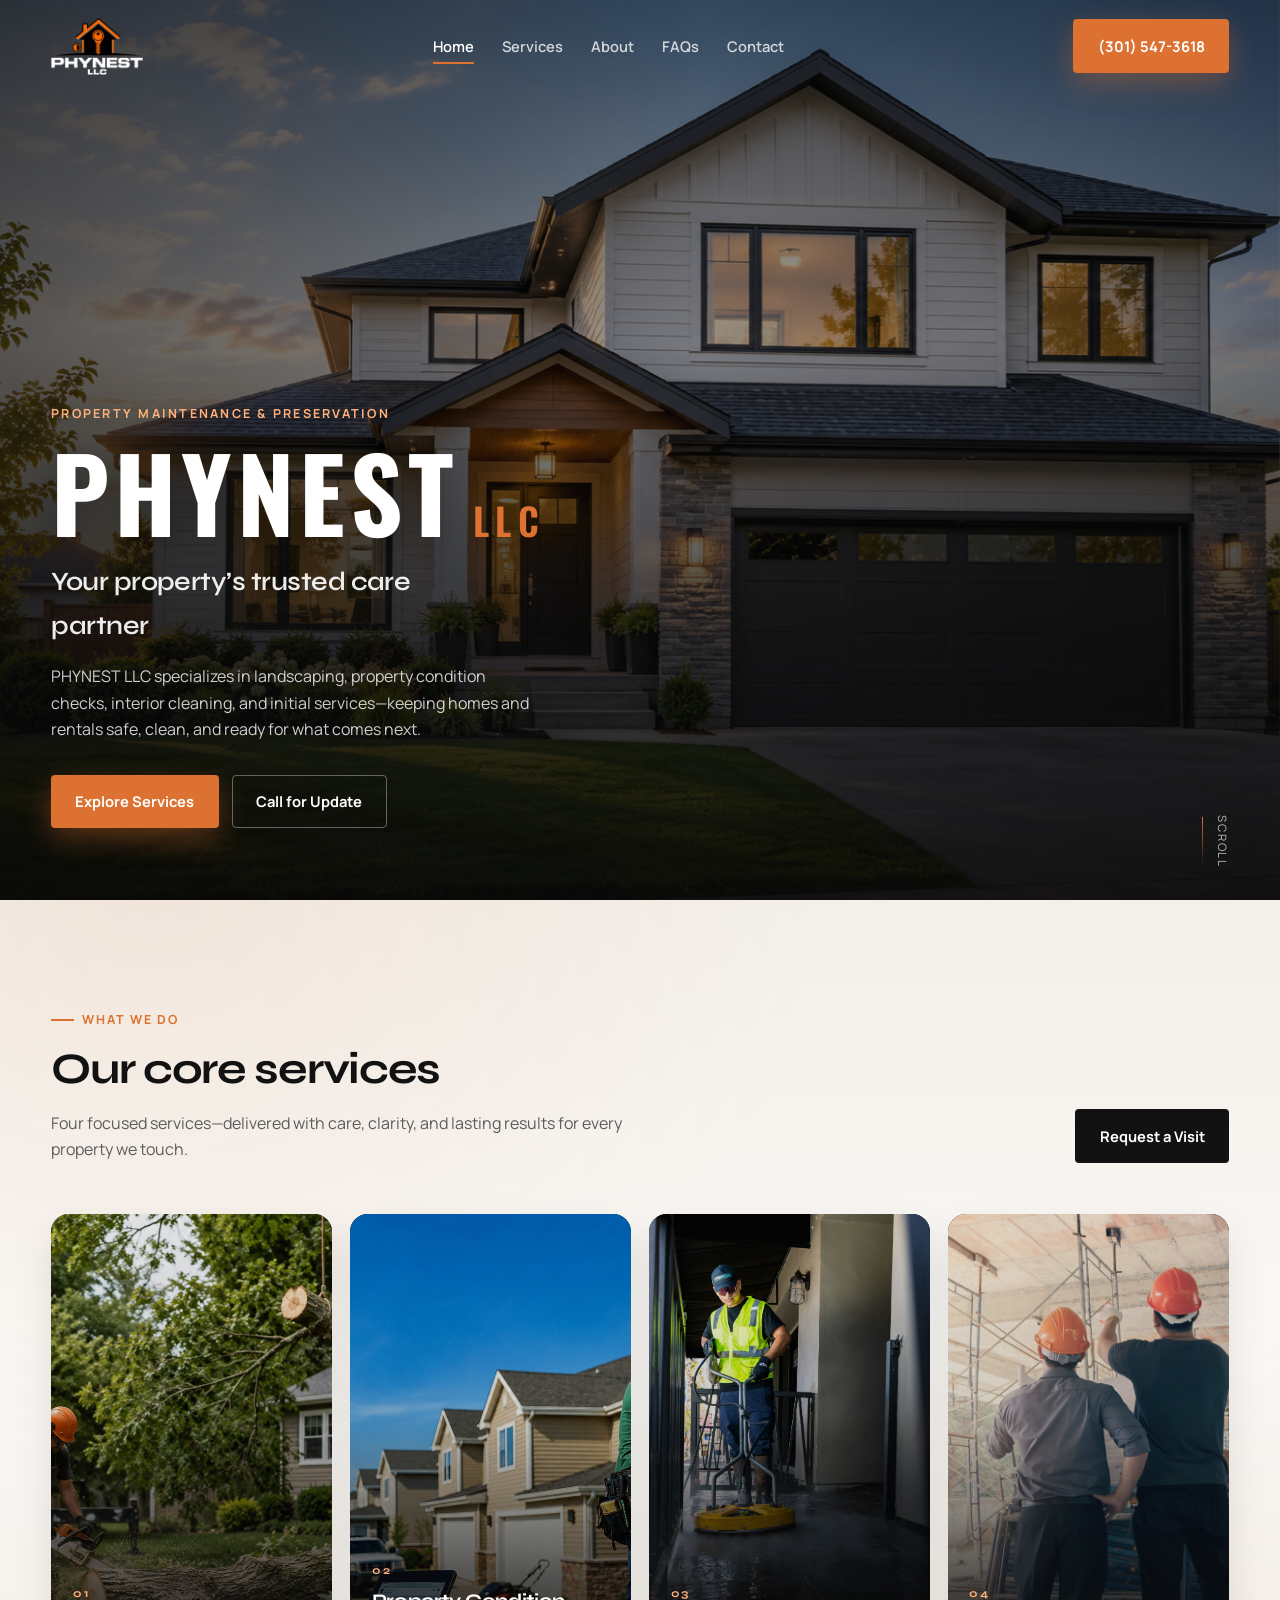
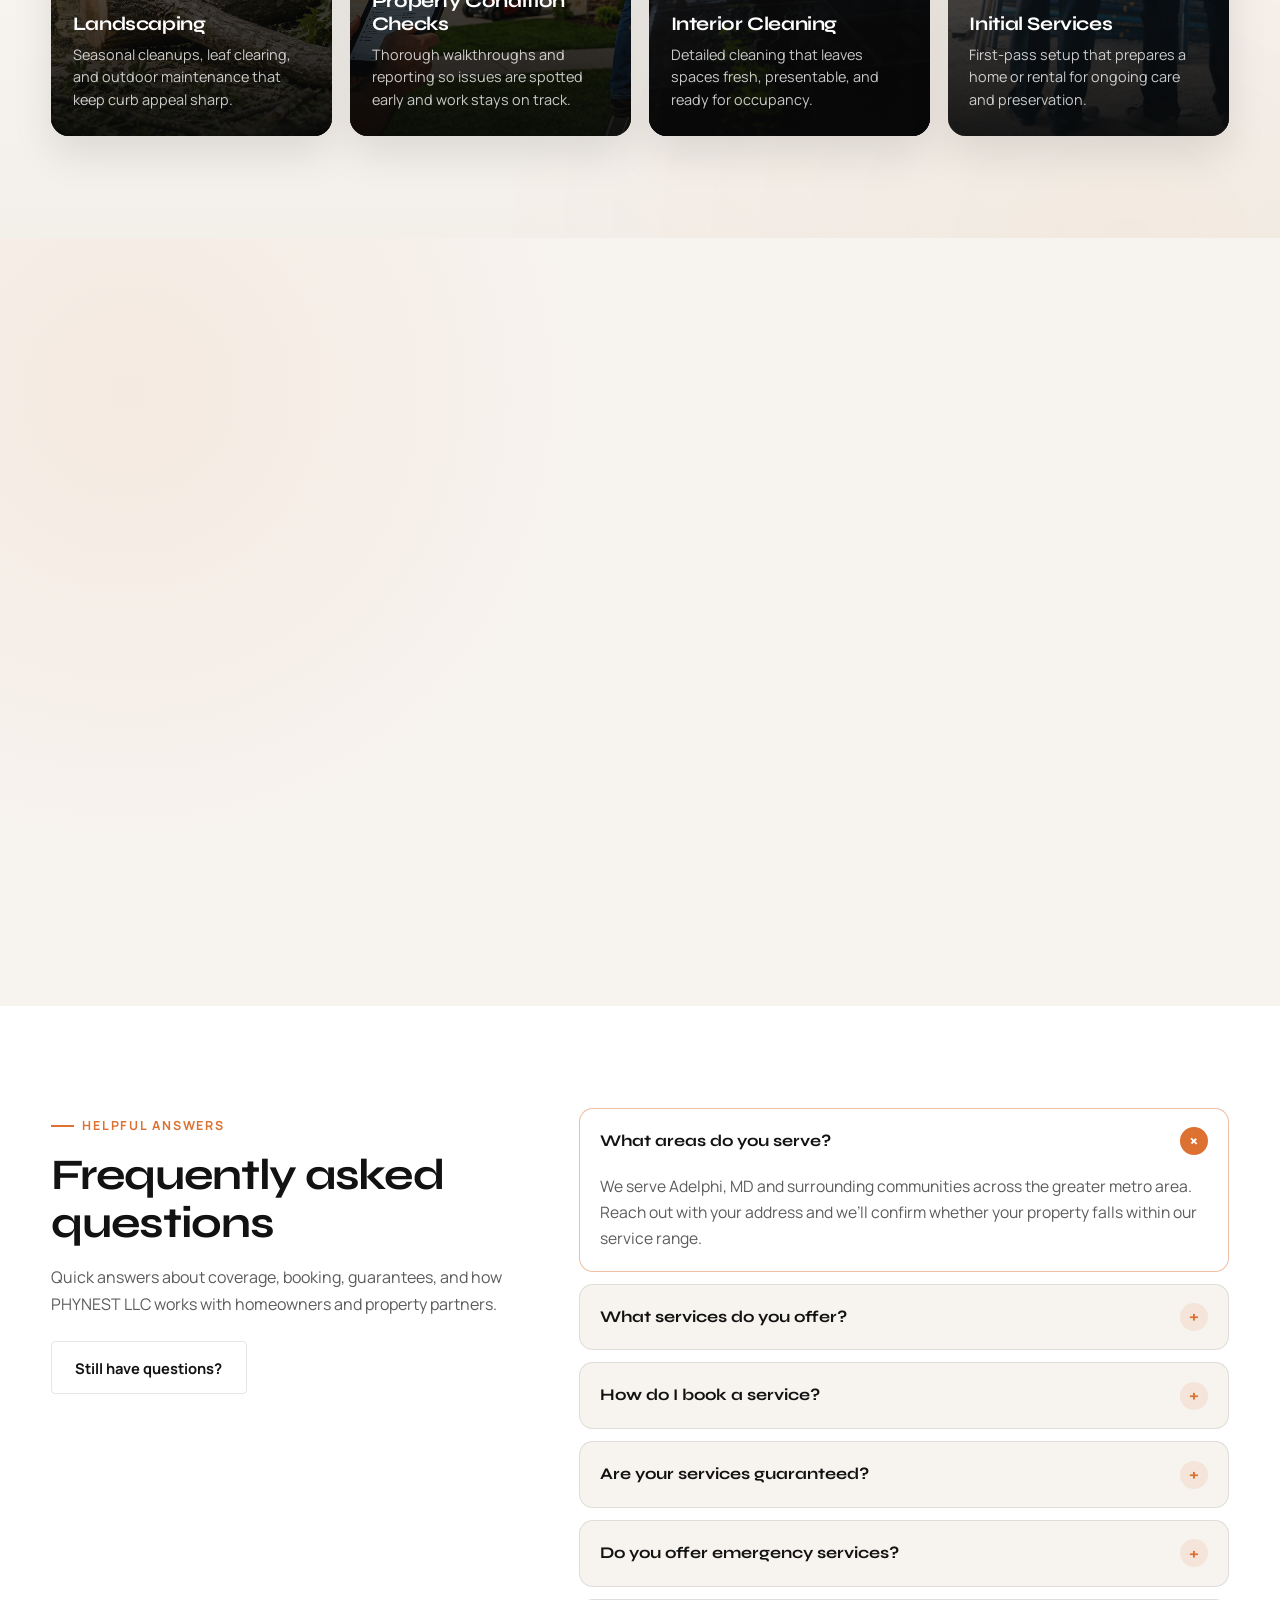
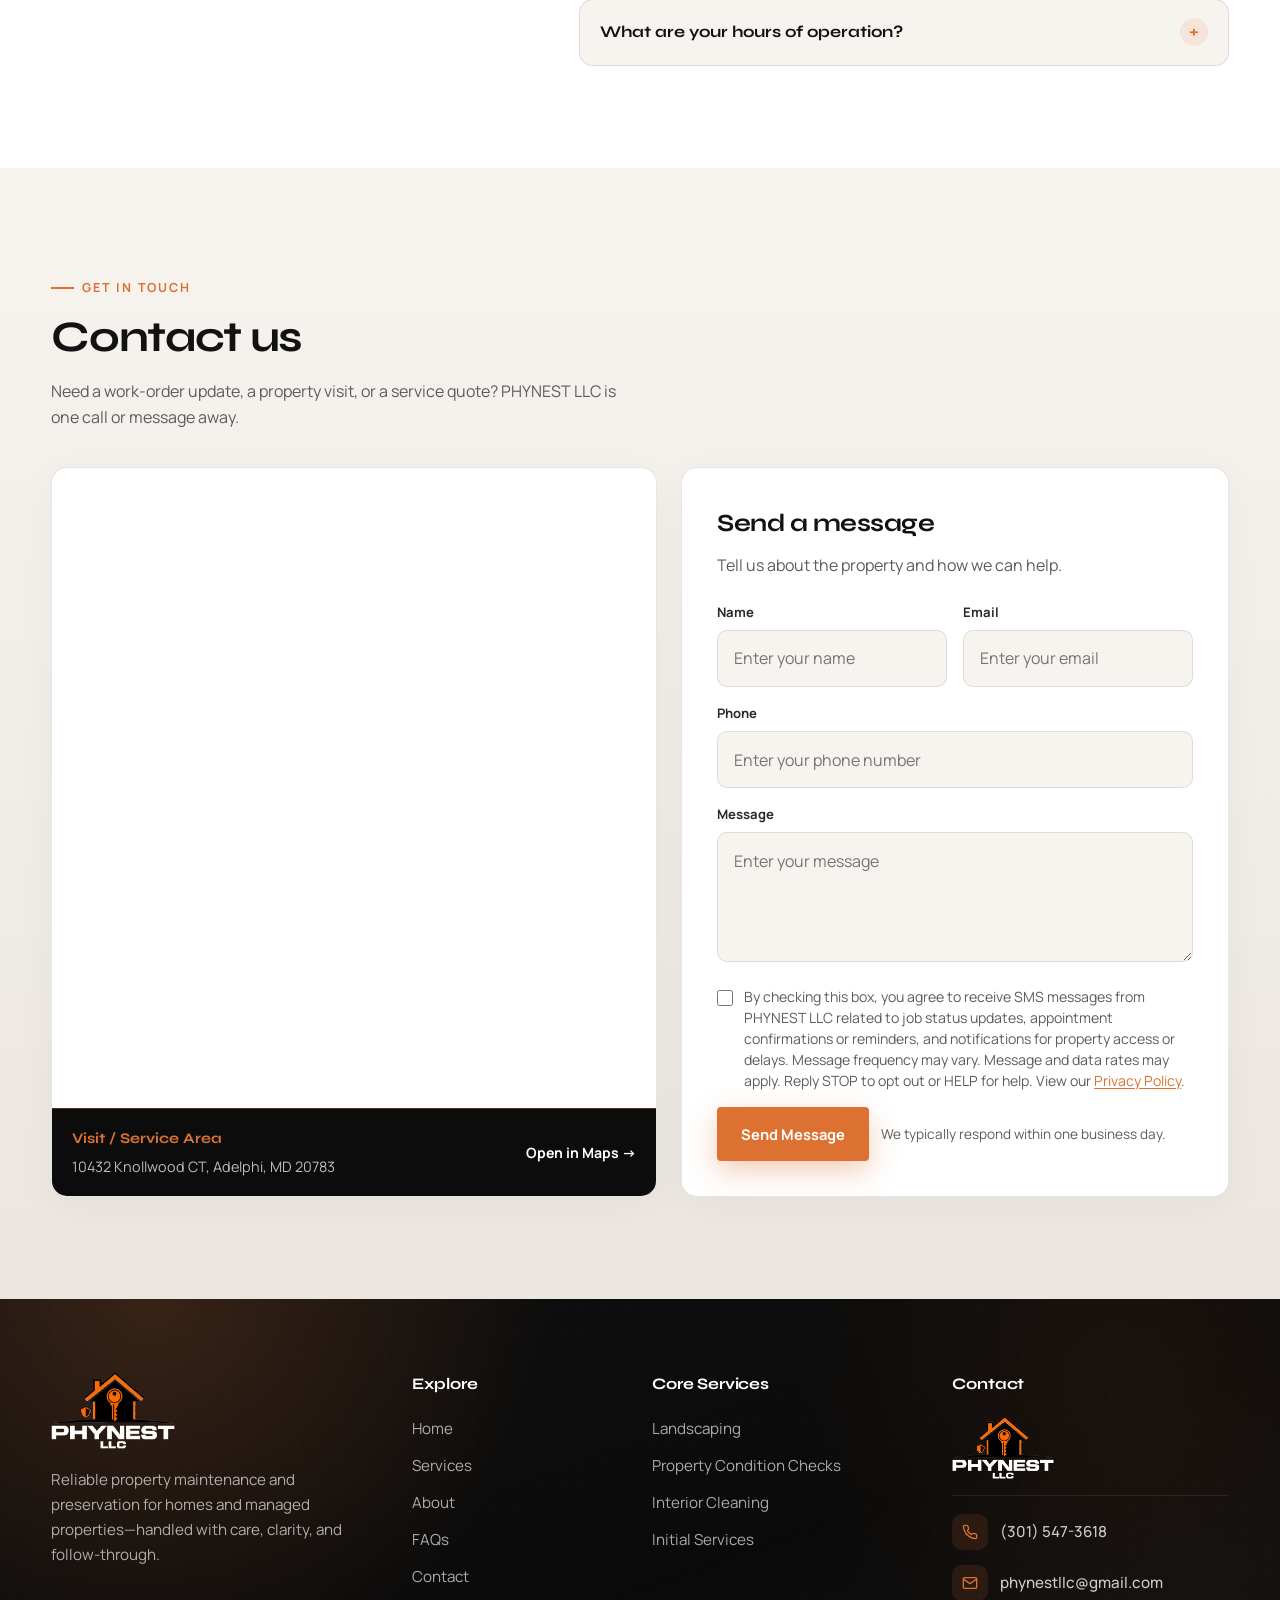
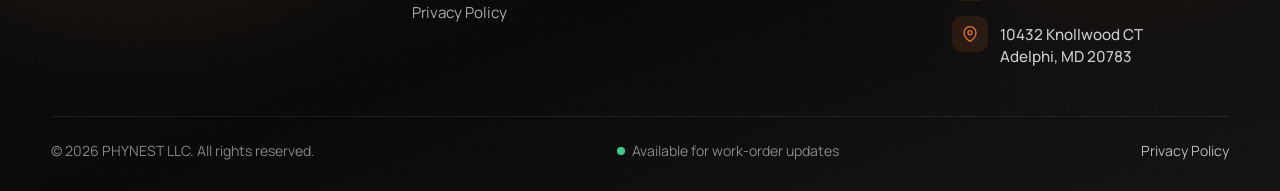
<file: index.html>
<!DOCTYPE html>
<html lang="en">
  <head>
    <meta charset="UTF-8" />
    <meta name="viewport" content="width=device-width, initial-scale=1.0" />
    <meta
      name="description"
      content="PHYNEST LLC provides reliable property maintenance and preservation services in Adelphi, MD and surrounding areas. Call (301) 547-3618."
    />
    <title>PHYNEST LLC | Property Maintenance & Preservation</title>
    <link rel="icon" href="Resources/Company-Logo.png?v=21" type="image/png" />
    <link rel="preconnect" href="https://fonts.googleapis.com" />
    <link rel="preconnect" href="https://fonts.gstatic.com" crossorigin />
    <link
      href="https://fonts.googleapis.com/css2?family=Manrope:wght@400;500;600;700;800&family=Oswald:wght@500;600;700&family=Syne:wght@600;700;800&display=swap"
      rel="stylesheet"
    />
    <link rel="stylesheet" href="css/styles.css?v=24" />
  </head>
  <body>
    <header class="site-header" id="siteHeader">
      <div class="container header-inner">
        <a class="brand" href="#home" aria-label="PHYNEST LLC Home">
          <img
            class="brand-logo"
            src="Resources/Company-Logo.png?v=21"
            alt="PHYNEST LLC"
            width="140"
            height="88"
          />
        </a>

        <nav class="nav" id="mainNav" aria-label="Primary">
          <a class="nav-link is-active" href="#home">Home</a>
          <a class="nav-link" href="#services">Services</a>
          <a class="nav-link" href="#about">About</a>
          <a class="nav-link" href="#faqs">FAQs</a>
          <a class="nav-link" href="#contact">Contact</a>
        </nav>

        <div class="header-actions">
          <a
            class="btn btn-primary header-call"
            href="tel:+13015473618"
            aria-label="Call PHYNEST LLC at (301) 547-3618"
          >
            <span class="call-full">(301) 547-3618</span>
            <span class="call-short">Call</span>
          </a>
          <button
            class="menu-toggle"
            id="menuToggle"
            aria-label="Open menu"
            aria-expanded="false"
            aria-controls="mainNav"
          >
            <span></span>
            <span></span>
            <span></span>
          </button>
        </div>
      </div>
    </header>

    <main>
      <!-- Hero -->
      <section class="hero" id="home">
        <div class="hero-media" aria-hidden="true">
          <img
            src="Resources/Landing_Image.png"
            alt=""
            width="1920"
            height="1080"
          />
          <div class="hero-overlay"></div>
        </div>

        <div class="hero-content">
          <p class="hero-eyebrow">Property Maintenance &amp; Preservation</p>
          <h1 class="hero-brand">
            <span class="hero-brand-name">PHYNEST</span>
            <span class="hero-brand-llc">LLC</span>
          </h1>
          <p class="hero-headline">Your property’s trusted care partner</p>
          <p class="hero-copy">
            PHYNEST LLC specializes in landscaping, property condition checks,
            interior cleaning, and initial services—keeping homes and rentals
            safe, clean, and ready for what comes next.
          </p>
          <div class="hero-actions">
            <a class="btn btn-primary" href="#services">Explore Services</a>
            <a class="btn btn-ghost" href="tel:+13015473618">Call for Update</a>
          </div>
        </div>

        <div class="hero-scroll" aria-hidden="true">Scroll</div>
      </section>

      <!-- Services -->
      <section class="section services" id="services">
        <div class="container">
          <div class="services-head reveal">
            <div>
              <p class="section-label">What we do</p>
              <h2 class="section-title">Our core services</h2>
              <p class="section-lead">
                Four focused services—delivered with care, clarity, and lasting
                results for every property we touch.
              </p>
            </div>
            <a class="btn btn-dark" href="#contact">Request a Visit</a>
          </div>

          <div class="services-grid">
            <article class="service-panel reveal">
              <img
                src="Resources/Landscaping.jpeg"
                alt="Landscaping service at a property"
                loading="lazy"
              />
              <div class="service-panel-content">
                <span class="service-index" aria-hidden="true">01</span>
                <h3>Landscaping</h3>
                <p>
                  Seasonal cleanups, leaf clearing, and outdoor maintenance that
                  keep curb appeal sharp.
                </p>
              </div>
            </article>

            <article class="service-panel reveal">
              <img
                src="Resources/Property%20Condition%20Checks.jpeg"
                alt="Property condition check inspection"
                loading="lazy"
              />
              <div class="service-panel-content">
                <span class="service-index" aria-hidden="true">02</span>
                <h3>Property Condition Checks</h3>
                <p>
                  Thorough walkthroughs and reporting so issues are spotted early
                  and work stays on track.
                </p>
              </div>
            </article>

            <article class="service-panel reveal">
              <img
                src="Resources/Interior%20Cleaning.jpeg"
                alt="Interior cleaning of a property"
                loading="lazy"
              />
              <div class="service-panel-content">
                <span class="service-index" aria-hidden="true">03</span>
                <h3>Interior Cleaning</h3>
                <p>
                  Detailed cleaning that leaves spaces fresh, presentable, and
                  ready for occupancy.
                </p>
              </div>
            </article>

            <article class="service-panel reveal">
              <img
                src="Resources/Initial%20Services.jpg"
                alt="Initial property services and setup"
                loading="lazy"
              />
              <div class="service-panel-content">
                <span class="service-index" aria-hidden="true">04</span>
                <h3>Initial Services</h3>
                <p>
                  First-pass setup that prepares a home or rental for ongoing care
                  and preservation.
                </p>
              </div>
            </article>
          </div>
        </div>
      </section>

      <!-- About -->
      <section class="section about" id="about">
        <div class="container about-grid">
          <div class="about-visual reveal">
            <div class="about-visual-main">
              <img
                src="Resources/Landscaping2.jpeg"
                alt="PHYNEST LLC team working on a property"
                loading="lazy"
              />
            </div>
            <div class="about-badge">
              <strong>Owner-led</strong>
              <span>Hands-on care guided by Jayson Henry Gomes</span>
            </div>
          </div>

          <div class="about-copy reveal">
            <p class="section-label">About us</p>
            <h2 class="section-title">About PHYNEST LLC</h2>
            <p>
              PHYNEST LLC is a locally focused property maintenance and
              preservation company dedicated to protecting the comfort, value,
              and readiness of the places you manage or call home.
            </p>
            <p>
              We take pride in careful workmanship, clear communication, and
              focused service delivery. From landscaping and property condition
              checks to interior cleaning and initial setup services, PHYNEST LLC
              is ready to help keep your properties cared for and ready.
            </p>

            <div class="about-points">
              <div class="about-point">
                <i>✓</i>
                <p>Detail-minded crews focused on lasting results</p>
              </div>
              <div class="about-point">
                <i>✓</i>
                <p>Responsive scheduling for updates and work-order assignments</p>
              </div>
              <div class="about-point">
                <i>✓</i>
                <p>One trusted partner for indoor and outdoor property care</p>
              </div>
            </div>
          </div>
        </div>
      </section>

      <!-- FAQs -->
      <section class="section faq" id="faqs">
        <div class="container faq-layout">
          <div class="reveal">
            <p class="section-label">Helpful answers</p>
            <h2 class="section-title">Frequently asked questions</h2>
            <p class="section-lead">
              Quick answers about coverage, booking, guarantees, and how PHYNEST
              LLC works with homeowners and property partners.
            </p>
            <a class="btn btn-outline" href="#contact" style="margin-top: 1.5rem"
              >Still have questions?</a
            >
          </div>

          <div class="faq-list reveal" id="faqList">
            <div class="faq-item is-open">
              <button class="faq-question" type="button" aria-expanded="true">
                What areas do you serve?
                <span class="faq-icon" aria-hidden="true">+</span>
              </button>
              <div class="faq-answer" style="max-height: 220px">
                <div class="faq-answer-inner">
                  We serve Adelphi, MD and surrounding communities across the
                  greater metro area. Reach out with your address and we’ll
                  confirm whether your property falls within our service range.
                </div>
              </div>
            </div>

            <div class="faq-item">
              <button class="faq-question" type="button" aria-expanded="false">
                What services do you offer?
                <span class="faq-icon" aria-hidden="true">+</span>
              </button>
              <div class="faq-answer">
                <div class="faq-answer-inner">
                  PHYNEST LLC focuses on four core services: Landscaping,
                  Property Condition Checks, Interior Cleaning, and Initial
                  Services. Tell us what you need and we’ll guide the next step.
                </div>
              </div>
            </div>

            <div class="faq-item">
              <button class="faq-question" type="button" aria-expanded="false">
                How do I book a service?
                <span class="faq-icon" aria-hidden="true">+</span>
              </button>
              <div class="faq-answer">
                <div class="faq-answer-inner">
                  Booking is simple. Call (301) 547-3618 for updates or work-order
                  assignments, email phynestllc@gmail.com, or send a message
                  through our contact form. Share the property details and we’ll
                  coordinate a time that works.
                </div>
              </div>
            </div>

            <div class="faq-item">
              <button class="faq-question" type="button" aria-expanded="false">
                Are your services guaranteed?
                <span class="faq-icon" aria-hidden="true">+</span>
              </button>
              <div class="faq-answer">
                <div class="faq-answer-inner">
                  Yes. Your satisfaction matters to us. If something doesn’t meet
                  expectations, let us know promptly—we’ll work with you to make
                  it right.
                </div>
              </div>
            </div>

            <div class="faq-item">
              <button class="faq-question" type="button" aria-expanded="false">
                Do you offer emergency services?
                <span class="faq-icon" aria-hidden="true">+</span>
              </button>
              <div class="faq-answer">
                <div class="faq-answer-inner">
                  For urgent property issues that need quick attention, contact us
                  directly. We’ll prioritize emergency requests whenever possible
                  and help you stabilize the situation fast.
                </div>
              </div>
            </div>

            <div class="faq-item">
              <button class="faq-question" type="button" aria-expanded="false">
                What are your hours of operation?
                <span class="faq-icon" aria-hidden="true">+</span>
              </button>
              <div class="faq-answer">
                <div class="faq-answer-inner">
                  Standard hours are Monday–Friday, 8 AM to 6 PM. Weekend and
                  evening appointments may be available by arrangement—call or
                  message us to schedule.
                </div>
              </div>
            </div>
          </div>
        </div>
      </section>

      <!-- Contact -->
      <section class="section contact" id="contact">
        <div class="container">
          <div class="reveal" style="margin-bottom: 2.25rem">
            <p class="section-label">Get in touch</p>
            <h2 class="section-title">Contact us</h2>
            <p class="section-lead">
              Need a work-order update, a property visit, or a service quote?
              PHYNEST LLC is one call or message away.
            </p>
          </div>

          <div class="contact-grid">
            <aside class="contact-map reveal" aria-label="Service location map">
              <div class="contact-map-frame">
                <iframe
                  title="PHYNEST LLC location map"
                  loading="lazy"
                  referrerpolicy="no-referrer-when-downgrade"
                  src="https://maps.google.com/maps?q=10432%20Knollwood%20CT%20Adelphi%20MD%2020783&t=&z=14&ie=UTF8&iwloc=&output=embed"
                ></iframe>
              </div>
              <div class="contact-map-meta">
                <div>
                  <strong>Visit / Service Area</strong>
                  <p>10432 Knollwood CT, Adelphi, MD 20783</p>
                </div>
                <a
                  class="map-link"
                  href="https://www.google.com/maps/search/?api=1&query=10432+Knollwood+CT+Adelphi+MD+20783"
                  target="_blank"
                  rel="noopener noreferrer"
                  >Open in Maps →</a
                >
              </div>
            </aside>

            <div class="contact-form-wrap reveal">
              <h3>Send a message</h3>
              <p>Tell us about the property and how we can help.</p>

              <form class="form-grid" id="contactForm" novalidate>
                <div class="form-row">
                  <div class="field">
                    <label for="name">Name</label>
                    <input
                      id="name"
                      name="name"
                      type="text"
                      placeholder="Enter your name"
                      required
                    />
                  </div>
                  <div class="field">
                    <label for="email">Email</label>
                    <input
                      id="email"
                      name="email"
                      type="email"
                      placeholder="Enter your email"
                      required
                    />
                  </div>
                </div>

                <div class="field">
                  <label for="phone">Phone</label>
                  <input
                    id="phone"
                    name="phone"
                    type="tel"
                    placeholder="Enter your phone number"
                  />
                </div>

                <div class="field">
                  <label for="message">Message</label>
                  <textarea
                    id="message"
                    name="message"
                    placeholder="Enter your message"
                    required
                  ></textarea>
                </div>

                <label class="consent">
                  <input type="checkbox" name="sms_consent" value="yes" />
                  <span>
                    By checking this box, you agree to receive SMS messages from
                    PHYNEST LLC related to job status updates, appointment
                    confirmations or reminders, and notifications for property
                    access or delays. Message frequency may vary. Message and
                    data rates may apply. Reply STOP to opt out or HELP for help.
                    View our
                    <a href="privacy-policy.html">Privacy Policy</a>.
                  </span>
                </label>

                <div class="form-actions">
                  <button class="btn btn-primary" type="submit">Send Message</button>
                  <p class="form-note">We typically respond within one business day.</p>
                </div>

                <div class="form-success" id="formSuccess" role="status">
                  Thanks! Your email draft is ready—press send in your mail app to
                  reach PHYNEST LLC.
                </div>
              </form>
            </div>
          </div>
        </div>
      </section>
    </main>

    <footer class="site-footer">
      <div class="container footer-top">
        <div class="footer-brand">
          <a class="brand" href="#home" aria-label="PHYNEST LLC Home">
            <img
              class="brand-logo brand-logo-footer"
              src="Resources/Company-Logo.png?v=21"
              alt="PHYNEST LLC"
              width="140"
              height="88"
            />
          </a>
          <p>
            Reliable property maintenance and preservation for homes and managed
            properties—handled with care, clarity, and follow-through.
          </p>
        </div>

        <div class="footer-col">
          <h4>Explore</h4>
          <ul class="footer-links">
            <li><a href="#home">Home</a></li>
            <li><a href="#services">Services</a></li>
            <li><a href="#about">About</a></li>
            <li><a href="#faqs">FAQs</a></li>
            <li><a href="#contact">Contact</a></li>
            <li><a href="privacy-policy.html">Privacy Policy</a></li>
          </ul>
        </div>

        <div class="footer-col">
          <h4>Core Services</h4>
          <ul class="footer-links footer-services">
            <li><a href="#services">Landscaping</a></li>
            <li><a href="#services">Property Condition Checks</a></li>
            <li><a href="#services">Interior Cleaning</a></li>
            <li><a href="#services">Initial Services</a></li>
          </ul>
        </div>

        <div class="footer-col footer-contact">
          <h4>Contact</h4>
          <div class="footer-contact-brand">
            <img
              class="brand-logo brand-logo-contact"
              src="Resources/Company-Logo.png?v=21"
              alt="PHYNEST LLC"
              width="110"
              height="70"
            />
          </div>
          <ul class="footer-contact-list">
            <li>
              <span class="footer-contact-icon" aria-hidden="true">
                <svg viewBox="0 0 24 24" fill="none" stroke="currentColor" stroke-width="2" stroke-linecap="round" stroke-linejoin="round">
                  <path d="M22 16.92v3a2 2 0 0 1-2.18 2 19.79 19.79 0 0 1-8.63-3.07 19.5 19.5 0 0 1-6-6A19.79 19.79 0 0 1 2.12 4.18 2 2 0 0 1 4.11 2h3a2 2 0 0 1 2 1.72c.13.81.36 1.6.68 2.35a2 2 0 0 1-.45 2.11L8.09 9.91a16 16 0 0 0 6 6l1.27-1.27a2 2 0 0 1 2.11-.45c.75.32 1.54.55 2.35.68A2 2 0 0 1 22 16.92z"/>
                </svg>
              </span>
              <a href="tel:+13015473618">(301) 547-3618</a>
            </li>
            <li>
              <span class="footer-contact-icon" aria-hidden="true">
                <svg viewBox="0 0 24 24" fill="none" stroke="currentColor" stroke-width="2" stroke-linecap="round" stroke-linejoin="round">
                  <path d="M4 4h16c1.1 0 2 .9 2 2v12c0 1.1-.9 2-2 2H4c-1.1 0-2-.9-2-2V6c0-1.1.9-2 2-2z"/>
                  <polyline points="22,6 12,13 2,6"/>
                </svg>
              </span>
              <a href="mailto:phynestllc@gmail.com">phynestllc@gmail.com</a>
            </li>
            <li>
              <span class="footer-contact-icon" aria-hidden="true">
                <svg viewBox="0 0 24 24" fill="none" stroke="currentColor" stroke-width="2" stroke-linecap="round" stroke-linejoin="round">
                  <path d="M21 10c0 7-9 13-9 13s-9-6-9-13a9 9 0 0 1 18 0z"/>
                  <circle cx="12" cy="10" r="3"/>
                </svg>
              </span>
              <span>10432 Knollwood CT<br />Adelphi, MD 20783</span>
            </li>
          </ul>
        </div>
      </div>

      <div class="container footer-bottom">
        <p>
          © <span id="year"></span> PHYNEST LLC. All rights reserved.
        </p>
        <p class="footer-pulse">Available for work-order updates</p>
        <p>
          <a href="privacy-policy.html">Privacy Policy</a>
        </p>
      </div>
    </footer>

    <script src="js/main.js"></script>
  </body>
</html>
</file>
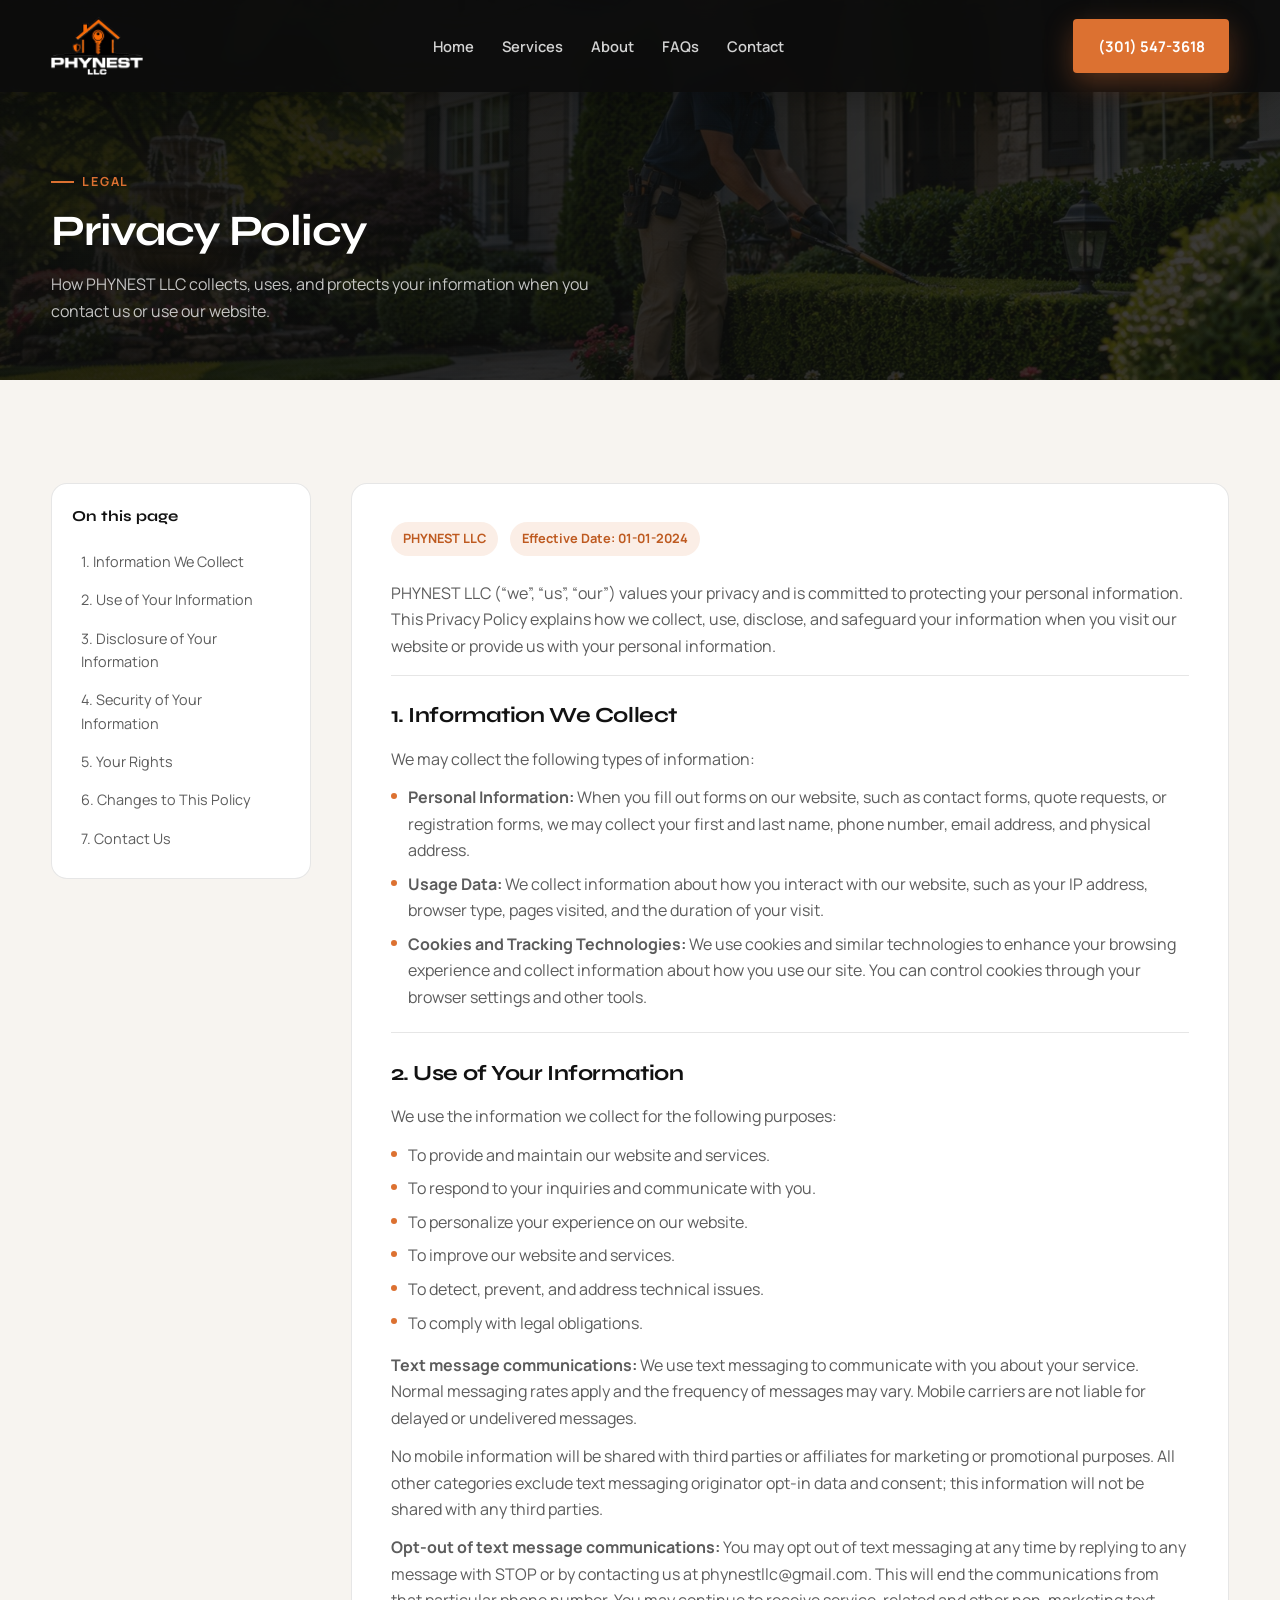
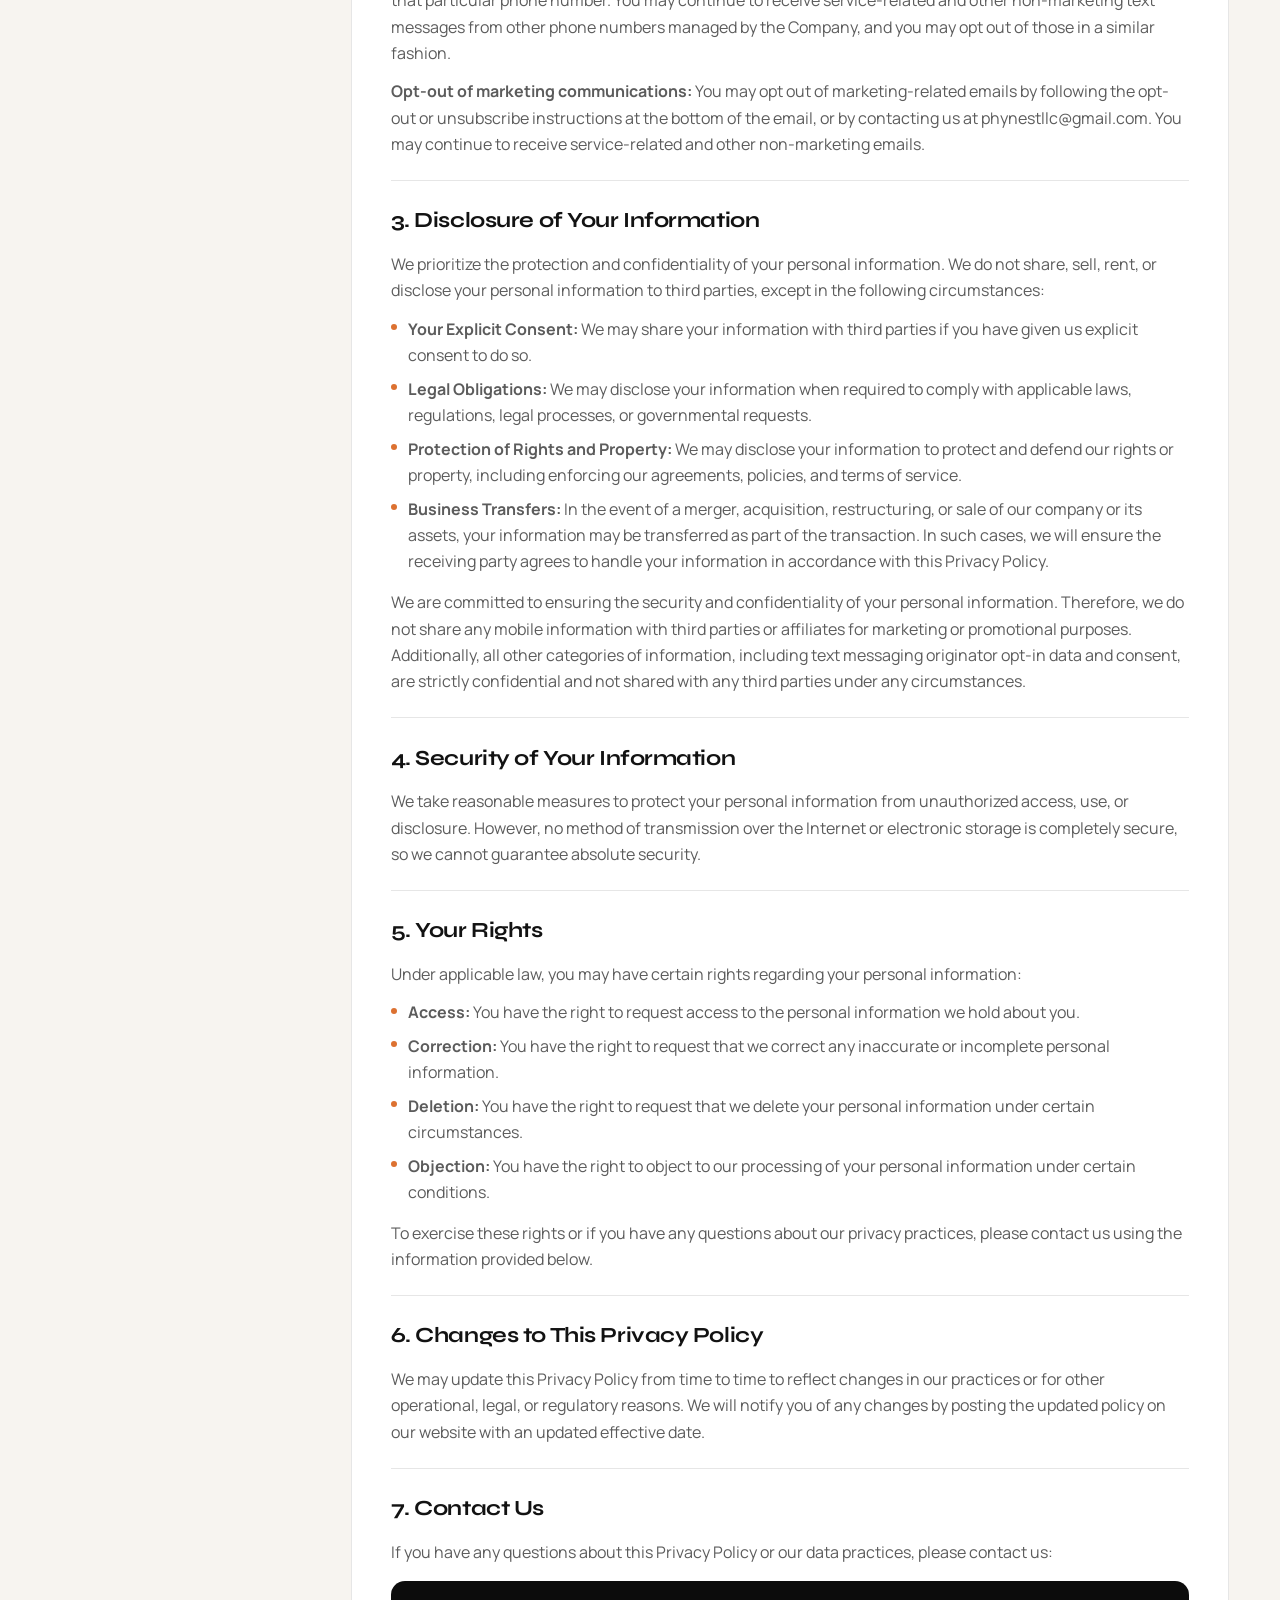
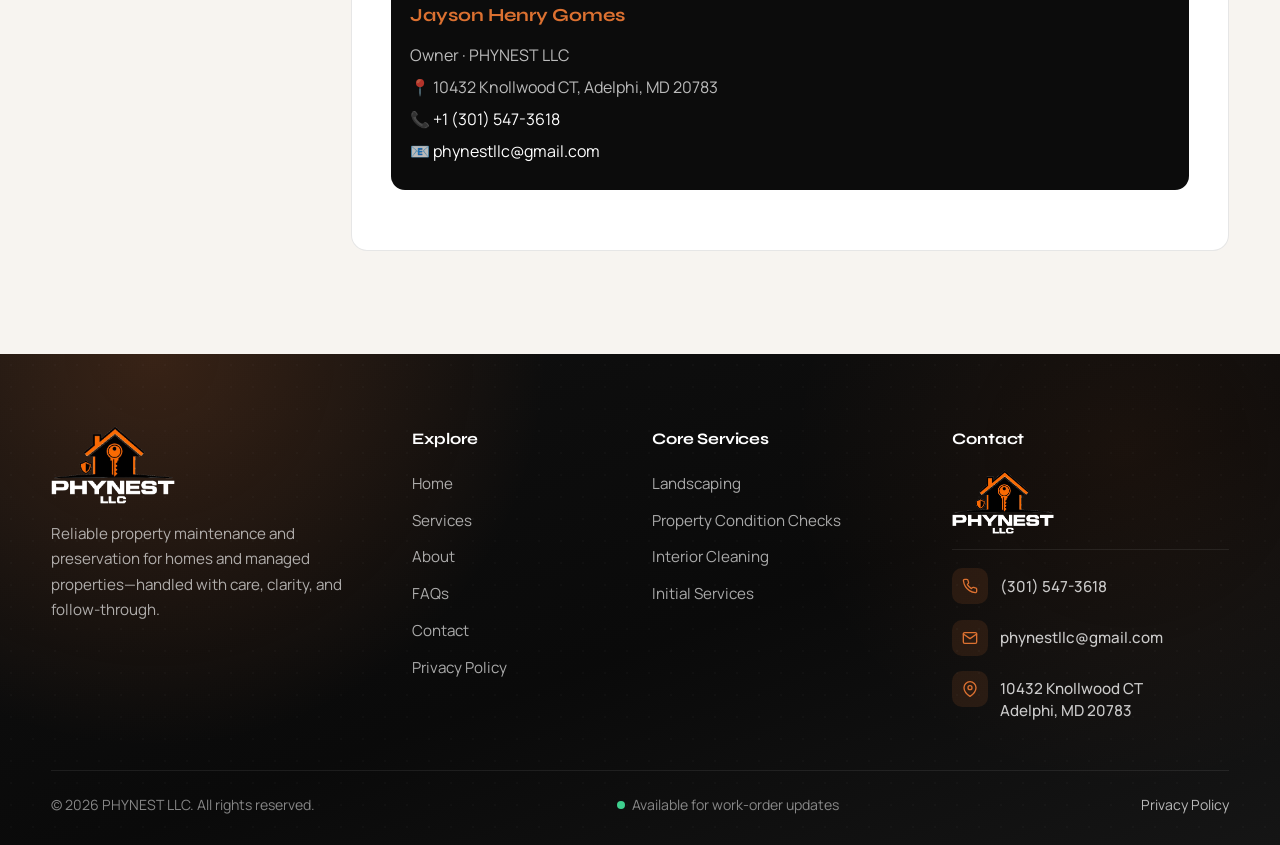
<file: privacy-policy.html>
<!DOCTYPE html>
<html lang="en">
  <head>
    <meta charset="UTF-8" />
    <meta name="viewport" content="width=device-width, initial-scale=1.0" />
    <meta
      name="description"
      content="Privacy Policy for PHYNEST LLC. Learn how we collect, use, and protect your information."
    />
    <title>Privacy Policy | PHYNEST LLC</title>
    <link rel="icon" href="Resources/Company-Logo.png?v=21" type="image/png" />
    <link rel="preconnect" href="https://fonts.googleapis.com" />
    <link rel="preconnect" href="https://fonts.gstatic.com" crossorigin />
    <link
      href="https://fonts.googleapis.com/css2?family=Manrope:wght@400;500;600;700;800&family=Oswald:wght@500;600;700&family=Syne:wght@600;700;800&display=swap"
      rel="stylesheet"
    />
    <link rel="stylesheet" href="css/styles.css?v=24" />
  </head>
  <body>
    <header class="site-header header-solid is-scrolled" id="siteHeader">
      <div class="container header-inner">
        <a class="brand" href="index.html" aria-label="PHYNEST LLC Home">
          <img
            class="brand-logo"
            src="Resources/Company-Logo.png?v=21"
            alt="PHYNEST LLC"
            width="140"
            height="88"
          />
        </a>

        <nav class="nav" id="mainNav" aria-label="Primary">
          <a class="nav-link" href="index.html#home">Home</a>
          <a class="nav-link" href="index.html#services">Services</a>
          <a class="nav-link" href="index.html#about">About</a>
          <a class="nav-link" href="index.html#faqs">FAQs</a>
          <a class="nav-link" href="index.html#contact">Contact</a>
        </nav>

        <div class="header-actions">
          <a
            class="btn btn-primary header-call"
            href="tel:+13015473618"
            aria-label="Call PHYNEST LLC at (301) 547-3618"
          >
            <span class="call-full">(301) 547-3618</span>
            <span class="call-short">Call</span>
          </a>
          <button
            class="menu-toggle"
            id="menuToggle"
            aria-label="Open menu"
            aria-expanded="false"
            aria-controls="mainNav"
          >
            <span></span>
            <span></span>
            <span></span>
          </button>
        </div>
      </div>
    </header>

    <main>
      <section class="page-hero">
        <div class="container">
          <p class="section-label">Legal</p>
          <h1 class="section-title">Privacy Policy</h1>
          <p class="section-lead">
            How PHYNEST LLC collects, uses, and protects your information when
            you contact us or use our website.
          </p>
        </div>
      </section>

      <section class="section privacy-wrap">
        <div class="container privacy-layout">
          <aside class="privacy-toc reveal" aria-label="Policy sections">
            <h3>On this page</h3>
            <a href="#collect">1. Information We Collect</a>
            <a href="#use">2. Use of Your Information</a>
            <a href="#disclosure">3. Disclosure of Your Information</a>
            <a href="#security">4. Security of Your Information</a>
            <a href="#rights">5. Your Rights</a>
            <a href="#changes">6. Changes to This Policy</a>
            <a href="#contact-privacy">7. Contact Us</a>
          </aside>

          <article class="privacy-content reveal">
            <div class="privacy-meta">
              <span class="privacy-chip">PHYNEST LLC</span>
              <span class="privacy-chip">Effective Date: 01-01-2024</span>
            </div>

            <p>
              PHYNEST LLC (“we”, “us”, “our”) values your privacy and is committed
              to protecting your personal information. This Privacy Policy
              explains how we collect, use, disclose, and safeguard your
              information when you visit our website or provide us with your
              personal information.
            </p>

            <section class="privacy-block" id="collect">
              <h2>1. Information We Collect</h2>
              <p>We may collect the following types of information:</p>
              <ul>
                <li>
                  <strong>Personal Information:</strong> When you fill out forms
                  on our website, such as contact forms, quote requests, or
                  registration forms, we may collect your first and last name,
                  phone number, email address, and physical address.
                </li>
                <li>
                  <strong>Usage Data:</strong> We collect information about how
                  you interact with our website, such as your IP address, browser
                  type, pages visited, and the duration of your visit.
                </li>
                <li>
                  <strong>Cookies and Tracking Technologies:</strong> We use
                  cookies and similar technologies to enhance your browsing
                  experience and collect information about how you use our site.
                  You can control cookies through your browser settings and other
                  tools.
                </li>
              </ul>
            </section>

            <section class="privacy-block" id="use">
              <h2>2. Use of Your Information</h2>
              <p>We use the information we collect for the following purposes:</p>
              <ul>
                <li>To provide and maintain our website and services.</li>
                <li>To respond to your inquiries and communicate with you.</li>
                <li>To personalize your experience on our website.</li>
                <li>To improve our website and services.</li>
                <li>To detect, prevent, and address technical issues.</li>
                <li>To comply with legal obligations.</li>
              </ul>

              <p style="margin-top: 1rem">
                <strong>Text message communications:</strong> We use text
                messaging to communicate with you about your service. Normal
                messaging rates apply and the frequency of messages may vary.
                Mobile carriers are not liable for delayed or undelivered
                messages.
              </p>
              <p style="margin-top: 0.75rem">
                No mobile information will be shared with third parties or
                affiliates for marketing or promotional purposes. All other
                categories exclude text messaging originator opt-in data and
                consent; this information will not be shared with any third
                parties.
              </p>
              <p style="margin-top: 0.75rem">
                <strong>Opt-out of text message communications:</strong> You may
                opt out of text messaging at any time by replying to any message
                with STOP or by contacting us at
                <a href="mailto:phynestllc@gmail.com">phynestllc@gmail.com</a>.
                This will end the communications from that particular phone
                number. You may continue to receive service-related and other
                non-marketing text messages from other phone numbers managed by
                the Company, and you may opt out of those in a similar fashion.
              </p>
              <p style="margin-top: 0.75rem">
                <strong>Opt-out of marketing communications:</strong> You may opt
                out of marketing-related emails by following the opt-out or
                unsubscribe instructions at the bottom of the email, or by
                contacting us at
                <a href="mailto:phynestllc@gmail.com">phynestllc@gmail.com</a>.
                You may continue to receive service-related and other
                non-marketing emails.
              </p>
            </section>

            <section class="privacy-block" id="disclosure">
              <h2>3. Disclosure of Your Information</h2>
              <p>
                We prioritize the protection and confidentiality of your personal
                information. We do not share, sell, rent, or disclose your
                personal information to third parties, except in the following
                circumstances:
              </p>
              <ul>
                <li>
                  <strong>Your Explicit Consent:</strong> We may share your
                  information with third parties if you have given us explicit
                  consent to do so.
                </li>
                <li>
                  <strong>Legal Obligations:</strong> We may disclose your
                  information when required to comply with applicable laws,
                  regulations, legal processes, or governmental requests.
                </li>
                <li>
                  <strong>Protection of Rights and Property:</strong> We may
                  disclose your information to protect and defend our rights or
                  property, including enforcing our agreements, policies, and
                  terms of service.
                </li>
                <li>
                  <strong>Business Transfers:</strong> In the event of a merger,
                  acquisition, restructuring, or sale of our company or its
                  assets, your information may be transferred as part of the
                  transaction. In such cases, we will ensure the receiving party
                  agrees to handle your information in accordance with this
                  Privacy Policy.
                </li>
              </ul>
              <p style="margin-top: 0.9rem">
                We are committed to ensuring the security and confidentiality of
                your personal information. Therefore, we do not share any mobile
                information with third parties or affiliates for marketing or
                promotional purposes. Additionally, all other categories of
                information, including text messaging originator opt-in data and
                consent, are strictly confidential and not shared with any third
                parties under any circumstances.
              </p>
            </section>

            <section class="privacy-block" id="security">
              <h2>4. Security of Your Information</h2>
              <p>
                We take reasonable measures to protect your personal information
                from unauthorized access, use, or disclosure. However, no method
                of transmission over the Internet or electronic storage is
                completely secure, so we cannot guarantee absolute security.
              </p>
            </section>

            <section class="privacy-block" id="rights">
              <h2>5. Your Rights</h2>
              <p>
                Under applicable law, you may have certain rights regarding your
                personal information:
              </p>
              <ul>
                <li>
                  <strong>Access:</strong> You have the right to request access to
                  the personal information we hold about you.
                </li>
                <li>
                  <strong>Correction:</strong> You have the right to request that
                  we correct any inaccurate or incomplete personal information.
                </li>
                <li>
                  <strong>Deletion:</strong> You have the right to request that we
                  delete your personal information under certain circumstances.
                </li>
                <li>
                  <strong>Objection:</strong> You have the right to object to our
                  processing of your personal information under certain
                  conditions.
                </li>
              </ul>
              <p style="margin-top: 0.9rem">
                To exercise these rights or if you have any questions about our
                privacy practices, please contact us using the information
                provided below.
              </p>
            </section>

            <section class="privacy-block" id="changes">
              <h2>6. Changes to This Privacy Policy</h2>
              <p>
                We may update this Privacy Policy from time to time to reflect
                changes in our practices or for other operational, legal, or
                regulatory reasons. We will notify you of any changes by posting
                the updated policy on our website with an updated effective date.
              </p>
            </section>

            <section class="privacy-block" id="contact-privacy">
              <h2>7. Contact Us</h2>
              <p>
                If you have any questions about this Privacy Policy or our data
                practices, please contact us:
              </p>
              <div class="privacy-contact-box">
                <strong>Jayson Henry Gomes</strong>
                <p>Owner · PHYNEST LLC</p>
                <p>📍 10432 Knollwood CT, Adelphi, MD 20783</p>
                <p>
                  📞
                  <a href="tel:+13015473618">+1 (301) 547-3618</a>
                </p>
                <p>
                  📧
                  <a href="mailto:phynestllc@gmail.com">phynestllc@gmail.com</a>
                </p>
              </div>
            </section>
          </article>
        </div>
      </section>
    </main>

    <footer class="site-footer">
      <div class="container footer-top">
        <div class="footer-brand">
          <a class="brand" href="index.html" aria-label="PHYNEST LLC Home">
            <img
              class="brand-logo brand-logo-footer"
              src="Resources/Company-Logo.png?v=21"
              alt="PHYNEST LLC"
              width="140"
              height="88"
            />
          </a>
          <p>
            Reliable property maintenance and preservation for homes and managed
            properties—handled with care, clarity, and follow-through.
          </p>
        </div>

        <div class="footer-col">
          <h4>Explore</h4>
          <ul class="footer-links">
            <li><a href="index.html#home">Home</a></li>
            <li><a href="index.html#services">Services</a></li>
            <li><a href="index.html#about">About</a></li>
            <li><a href="index.html#faqs">FAQs</a></li>
            <li><a href="index.html#contact">Contact</a></li>
            <li><a href="privacy-policy.html">Privacy Policy</a></li>
          </ul>
        </div>

        <div class="footer-col">
          <h4>Core Services</h4>
          <ul class="footer-links footer-services">
            <li><a href="index.html#services">Landscaping</a></li>
            <li><a href="index.html#services">Property Condition Checks</a></li>
            <li><a href="index.html#services">Interior Cleaning</a></li>
            <li><a href="index.html#services">Initial Services</a></li>
          </ul>
        </div>

        <div class="footer-col footer-contact">
          <h4>Contact</h4>
          <div class="footer-contact-brand">
            <img
              class="brand-logo brand-logo-contact"
              src="Resources/Company-Logo.png?v=21"
              alt="PHYNEST LLC"
              width="110"
              height="70"
            />
          </div>
          <ul class="footer-contact-list">
            <li>
              <span class="footer-contact-icon" aria-hidden="true">
                <svg viewBox="0 0 24 24" fill="none" stroke="currentColor" stroke-width="2" stroke-linecap="round" stroke-linejoin="round">
                  <path d="M22 16.92v3a2 2 0 0 1-2.18 2 19.79 19.79 0 0 1-8.63-3.07 19.5 19.5 0 0 1-6-6A19.79 19.79 0 0 1 2.12 4.18 2 2 0 0 1 4.11 2h3a2 2 0 0 1 2 1.72c.13.81.36 1.6.68 2.35a2 2 0 0 1-.45 2.11L8.09 9.91a16 16 0 0 0 6 6l1.27-1.27a2 2 0 0 1 2.11-.45c.75.32 1.54.55 2.35.68A2 2 0 0 1 22 16.92z"/>
                </svg>
              </span>
              <a href="tel:+13015473618">(301) 547-3618</a>
            </li>
            <li>
              <span class="footer-contact-icon" aria-hidden="true">
                <svg viewBox="0 0 24 24" fill="none" stroke="currentColor" stroke-width="2" stroke-linecap="round" stroke-linejoin="round">
                  <path d="M4 4h16c1.1 0 2 .9 2 2v12c0 1.1-.9 2-2 2H4c-1.1 0-2-.9-2-2V6c0-1.1.9-2 2-2z"/>
                  <polyline points="22,6 12,13 2,6"/>
                </svg>
              </span>
              <a href="mailto:phynestllc@gmail.com">phynestllc@gmail.com</a>
            </li>
            <li>
              <span class="footer-contact-icon" aria-hidden="true">
                <svg viewBox="0 0 24 24" fill="none" stroke="currentColor" stroke-width="2" stroke-linecap="round" stroke-linejoin="round">
                  <path d="M21 10c0 7-9 13-9 13s-9-6-9-13a9 9 0 0 1 18 0z"/>
                  <circle cx="12" cy="10" r="3"/>
                </svg>
              </span>
              <span>10432 Knollwood CT<br />Adelphi, MD 20783</span>
            </li>
          </ul>
        </div>
      </div>

      <div class="container footer-bottom">
        <p>© <span id="year"></span> PHYNEST LLC. All rights reserved.</p>
        <p class="footer-pulse">Available for work-order updates</p>
        <p><a href="privacy-policy.html">Privacy Policy</a></p>
      </div>
    </footer>

    <script src="js/main.js"></script>
  </body>
</html>
</file>
<file: css/styles.css>
/* ============================================
   PHYNEST LLC — Brand Styles
   Primary: rgb(220, 113, 49) | Logo-inspired
   ============================================ */

:root {
  --brand: rgb(220, 113, 49);
  --brand-dark: rgb(190, 90, 32);
  --brand-soft: rgba(220, 113, 49, 0.12);
  --brand-glow: rgba(220, 113, 49, 0.35);
  --ink: #121212;
  --ink-soft: #2a2a2a;
  --muted: #5c5c5c;
  --line: rgba(18, 18, 18, 0.1);
  --paper: #f7f4f0;
  --paper-deep: #ebe6df;
  --white: #ffffff;
  --dark: #0c0c0c;
  --dark-elevated: #171717;
  --dark-soft: #222222;
  --radius: 4px;
  --radius-lg: 16px;
  --shadow: 0 18px 50px rgba(0, 0, 0, 0.12);
  --header-h: 92px;
  --font-display: "Syne", sans-serif;
  --font-hero: "Oswald", sans-serif;
  --font-body: "Manrope", sans-serif;
  --ease: cubic-bezier(0.22, 1, 0.36, 1);
  --max: 1560px;
  --gutter: clamp(1.25rem, 4vw, 4.5rem);
}

*,
*::before,
*::after {
  box-sizing: border-box;
  margin: 0;
  padding: 0;
}

html {
  scroll-behavior: smooth;
  scroll-padding-top: calc(var(--header-h) + 12px);
}

body {
  font-family: var(--font-body);
  color: var(--ink);
  background: var(--paper);
  line-height: 1.65;
  -webkit-font-smoothing: antialiased;
  overflow-x: hidden;
}

img {
  max-width: 100%;
  display: block;
}

a {
  color: inherit;
  text-decoration: none;
}

ul {
  list-style: none;
}

button,
input,
textarea {
  font: inherit;
}

.container {
  width: min(calc(100% - 2 * var(--gutter)), var(--max));
  margin-inline: auto;
}

.section {
  padding: clamp(4.5rem, 8vw, 7rem) 0;
}

.section-label {
  display: inline-flex;
  align-items: center;
  gap: 0.55rem;
  font-size: 0.78rem;
  font-weight: 700;
  letter-spacing: 0.14em;
  text-transform: uppercase;
  color: var(--brand);
  margin-bottom: 0.9rem;
}

.section-label::before {
  content: "";
  width: 1.4rem;
  height: 2px;
  background: var(--brand);
}

.section-title {
  font-family: var(--font-display);
  font-size: clamp(2rem, 3.4vw, 3.35rem);
  font-weight: 700;
  line-height: 1.12;
  letter-spacing: -0.03em;
  max-width: min(18ch, 100%);
}

.section-lead {
  margin-top: 1rem;
  color: var(--muted);
  max-width: min(58ch, 100%);
  font-size: clamp(1rem, 1.15vw, 1.12rem);
}

/* ---------- Header ---------- */
.site-header {
  position: fixed;
  inset: 0 0 auto;
  z-index: 1000;
  height: var(--header-h);
  transition: background 0.35s var(--ease), box-shadow 0.35s var(--ease),
    backdrop-filter 0.35s var(--ease);
}

.site-header.is-scrolled {
  background: rgba(12, 12, 12, 0.92);
  backdrop-filter: blur(14px);
  box-shadow: 0 8px 30px rgba(0, 0, 0, 0.25);
}

.site-header.is-scrolled .nav-link {
  color: rgba(255, 255, 255, 0.82);
}

.site-header.is-scrolled .nav-link:hover,
.site-header.is-scrolled .nav-link.is-active {
  color: var(--white);
}

.header-inner {
  height: 100%;
  display: flex;
  align-items: center;
  justify-content: space-between;
  gap: 1.5rem;
}

.brand {
  display: flex;
  align-items: center;
  z-index: 2;
}

.brand-logo {
  width: auto;
  height: 58px;
  object-fit: contain;
  display: block;
  flex-shrink: 0;
  background: transparent;
  border-radius: 0;
  padding: 0;
  box-shadow: none;
  outline: none;
  transition: transform 0.3s var(--ease);
}

.brand:hover .brand-logo {
  transform: scale(1.03);
}

.brand-logo-footer {
  height: 78px;
  padding: 0;
}

.brand-logo-contact {
  height: 64px;
  padding: 0;
}

.nav {
  display: flex;
  align-items: center;
  gap: 1.75rem;
}

.nav-link {
  font-size: 0.92rem;
  font-weight: 600;
  color: rgba(255, 255, 255, 0.78);
  position: relative;
  transition: color 0.25s ease;
}

.nav-link::after {
  content: "";
  position: absolute;
  left: 0;
  bottom: -6px;
  width: 100%;
  height: 2px;
  background: var(--brand);
  transform: scaleX(0);
  transform-origin: left;
  transition: transform 0.3s var(--ease);
}

.nav-link:hover,
.nav-link.is-active {
  color: var(--white);
}

.nav-link:hover::after,
.nav-link.is-active::after {
  transform: scaleX(1);
}

.header-actions {
  display: flex;
  align-items: center;
  gap: 0.75rem;
}

.btn {
  display: inline-flex;
  align-items: center;
  justify-content: center;
  gap: 0.55rem;
  padding: 0.85rem 1.45rem;
  border-radius: var(--radius);
  border: 1px solid transparent;
  font-weight: 700;
  font-size: 0.92rem;
  cursor: pointer;
  transition: transform 0.25s var(--ease), background 0.25s ease,
    color 0.25s ease, border-color 0.25s ease, box-shadow 0.25s ease;
  white-space: nowrap;
}

.btn:hover {
  transform: translateY(-2px);
}

.btn-primary {
  background: var(--brand);
  color: var(--white);
  box-shadow: 0 10px 28px var(--brand-glow);
}

.btn-primary:hover {
  background: var(--brand-dark);
}

.btn-ghost {
  background: transparent;
  color: var(--white);
  border-color: rgba(255, 255, 255, 0.35);
}

.btn-ghost:hover {
  border-color: var(--white);
  background: rgba(255, 255, 255, 0.08);
}

.btn-dark {
  background: var(--ink);
  color: var(--white);
}

.btn-dark:hover {
  background: var(--brand);
}

.btn-outline {
  background: transparent;
  color: var(--ink);
  border-color: var(--line);
}

.btn-outline:hover {
  border-color: var(--brand);
  color: var(--brand);
}

.menu-toggle {
  display: none;
  width: 46px;
  height: 46px;
  border: 1px solid rgba(255, 255, 255, 0.25);
  background: rgba(255, 255, 255, 0.06);
  border-radius: 10px;
  cursor: pointer;
  position: relative;
  z-index: 2;
}

.menu-toggle span {
  position: absolute;
  left: 12px;
  right: 12px;
  height: 2px;
  background: var(--white);
  transition: 0.3s var(--ease);
}

.menu-toggle span:nth-child(1) {
  top: 15px;
}
.menu-toggle span:nth-child(2) {
  top: 22px;
}
.menu-toggle span:nth-child(3) {
  top: 29px;
}

.menu-toggle.is-open span:nth-child(1) {
  top: 22px;
  transform: rotate(45deg);
}
.menu-toggle.is-open span:nth-child(2) {
  opacity: 0;
}
.menu-toggle.is-open span:nth-child(3) {
  top: 22px;
  transform: rotate(-45deg);
}

/* ---------- Hero ---------- */
.hero {
  position: relative;
  min-height: 100vh;
  min-height: 100dvh;
  display: grid;
  align-items: end;
  color: var(--white);
  overflow: hidden;
}

.hero-media {
  position: absolute;
  inset: 0;
  z-index: 0;
}

.hero-media img {
  width: 100%;
  height: 100%;
  object-fit: cover;
  object-position: center 40%;
  transform: scale(1.04);
  animation: heroZoom 18s var(--ease) forwards;
}

.hero-overlay {
  position: absolute;
  inset: 0;
  background:
    linear-gradient(
      180deg,
      rgba(8, 8, 8, 0.55) 0%,
      rgba(8, 8, 8, 0.28) 38%,
      rgba(8, 8, 8, 0.72) 72%,
      rgba(8, 8, 8, 0.92) 100%
    ),
    linear-gradient(
      90deg,
      rgba(8, 8, 8, 0.55) 0%,
      rgba(8, 8, 8, 0.15) 55%,
      rgba(8, 8, 8, 0.35) 100%
    );
}

.hero-content {
  position: relative;
  z-index: 1;
  padding: calc(var(--header-h) + 4rem) 0 4.5rem;
  width: min(calc(100% - 2 * var(--gutter)), var(--max));
  margin-inline: auto;
}

.hero-eyebrow {
  display: inline-block;
  font-family: var(--font-body);
  font-size: 0.78rem;
  font-weight: 700;
  letter-spacing: 0.18em;
  text-transform: uppercase;
  color: #ffb07a;
  margin-bottom: 1.15rem;
  animation: riseIn 0.9s var(--ease) both;
  text-shadow: 0 2px 18px rgba(0, 0, 0, 0.55);
}

.hero-brand {
  display: flex;
  flex-wrap: wrap;
  align-items: baseline;
  gap: 0.55rem 0.85rem;
  margin-bottom: 1.25rem;
  animation: riseIn 0.9s 0.08s var(--ease) both;
}

.hero-brand-name {
  font-family: var(--font-hero);
  font-size: clamp(3.2rem, 9.5vw, 6.4rem);
  font-weight: 700;
  letter-spacing: 0.05em;
  line-height: 0.95;
  text-transform: uppercase;
  color: var(--white);
  text-shadow: 0 8px 40px rgba(0, 0, 0, 0.45);
}

.hero-brand-llc {
  font-family: var(--font-hero);
  font-size: clamp(1.55rem, 3.8vw, 2.35rem);
  font-weight: 600;
  letter-spacing: 0.18em;
  text-transform: uppercase;
  color: var(--brand);
  line-height: 1;
  text-shadow: 0 4px 18px rgba(0, 0, 0, 0.35);
}

.hero-headline {
  font-family: var(--font-display);
  font-size: clamp(1.2rem, 2.4vw, 1.65rem);
  font-weight: 600;
  letter-spacing: -0.02em;
  max-width: 24ch;
  margin-bottom: 1rem;
  color: rgba(255, 255, 255, 0.92);
  animation: riseIn 0.9s 0.16s var(--ease) both;
}

.hero-copy {
  max-width: min(48ch, 100%);
  color: rgba(255, 255, 255, 0.8);
  font-size: clamp(1rem, 1.15vw, 1.12rem);
  margin-bottom: 2rem;
  animation: riseIn 0.9s 0.24s var(--ease) both;
}

.hero-actions {
  display: flex;
  flex-wrap: wrap;
  gap: 0.85rem;
  animation: riseIn 0.9s 0.32s var(--ease) both;
}

.hero-scroll {
  position: absolute;
  right: clamp(1.25rem, 4vw, 3rem);
  bottom: 2rem;
  z-index: 2;
  display: flex;
  flex-direction: column;
  align-items: center;
  gap: 0.65rem;
  color: rgba(255, 255, 255, 0.7);
  font-size: 0.72rem;
  letter-spacing: 0.16em;
  text-transform: uppercase;
  writing-mode: vertical-rl;
}

.hero-scroll::after {
  content: "";
  width: 1px;
  height: 48px;
  background: linear-gradient(to bottom, var(--brand), transparent);
  animation: scrollPulse 1.8s ease-in-out infinite;
}

/* ---------- Services ---------- */
.services {
  background:
    radial-gradient(ellipse at 12% 0%, rgba(220, 113, 49, 0.08), transparent 42%),
    radial-gradient(ellipse at 88% 100%, rgba(220, 113, 49, 0.05), transparent 40%),
    linear-gradient(180deg, #f3efe9 0%, #faf8f5 45%, #f3efe9 100%);
}

.services-head {
  display: flex;
  justify-content: space-between;
  align-items: end;
  gap: 2rem;
  margin-bottom: clamp(2.5rem, 4vw, 3.75rem);
  flex-wrap: wrap;
}

.services-grid {
  display: grid;
  grid-template-columns: repeat(4, minmax(0, 1fr));
  gap: clamp(0.9rem, 1.4vw, 1.35rem);
}

.service-panel {
  position: relative;
  isolation: isolate;
  overflow: hidden;
  min-height: clamp(420px, 58vh, 560px);
  border-radius: 18px;
  background: var(--dark);
  box-shadow: 0 18px 40px rgba(0, 0, 0, 0.1);
  transition: transform 0.5s var(--ease), box-shadow 0.5s var(--ease);
}

.service-panel::before {
  content: "";
  position: absolute;
  inset: 0 0 auto;
  height: 3px;
  z-index: 3;
  background: var(--brand);
  transform: scaleX(0);
  transform-origin: left center;
  transition: transform 0.45s var(--ease);
}

.service-panel img {
  position: absolute;
  inset: 0;
  width: 100%;
  height: 100%;
  object-fit: cover;
  transition: transform 0.85s var(--ease);
}

.service-panel::after {
  content: "";
  position: absolute;
  inset: 0;
  z-index: 1;
  background:
    linear-gradient(
      180deg,
      rgba(8, 8, 8, 0.08) 0%,
      rgba(8, 8, 8, 0.18) 38%,
      rgba(8, 8, 8, 0.72) 72%,
      rgba(8, 8, 8, 0.92) 100%
    );
  pointer-events: none;
  transition: background 0.45s var(--ease);
}

.service-panel-content {
  position: absolute;
  inset: auto 0 0;
  z-index: 2;
  display: grid;
  gap: 0.55rem;
  padding: 1.6rem 1.35rem 1.55rem;
  color: var(--white);
}

.service-index {
  font-family: var(--font-display);
  font-size: 0.72rem;
  font-weight: 700;
  letter-spacing: 0.16em;
  color: #ffb07a;
}

.service-panel-content h3 {
  font-family: var(--font-display);
  font-size: clamp(1.2rem, 1.35vw, 1.45rem);
  font-weight: 700;
  letter-spacing: -0.02em;
  line-height: 1.2;
  transition: color 0.25s ease;
}

.service-panel-content p {
  font-size: 0.9rem;
  line-height: 1.55;
  color: rgba(255, 255, 255, 0.78);
  max-width: 28ch;
}

.service-panel:hover {
  transform: translateY(-8px);
  box-shadow: 0 28px 56px rgba(0, 0, 0, 0.18);
}

.service-panel:hover::before {
  transform: scaleX(1);
}

.service-panel:hover img {
  transform: scale(1.08);
}

.service-panel:hover .service-panel-content h3 {
  color: #ffb07a;
}

.service-panel:nth-child(1) {
  transition-delay: 0ms;
}

.service-panel:nth-child(2) {
  transition-delay: 40ms;
}

.service-panel:nth-child(3) {
  transition-delay: 80ms;
}

.service-panel:nth-child(4) {
  transition-delay: 120ms;
}

/* ---------- About ---------- */
.about {
  background:
    radial-gradient(circle at 10% 20%, rgba(220, 113, 49, 0.08), transparent 40%),
    var(--paper);
}

.about-grid {
  display: grid;
  grid-template-columns: 1.05fr 0.95fr;
  gap: 3.5rem;
  align-items: center;
}

.about-visual {
  position: relative;
}

.about-visual-main {
  border-radius: var(--radius-lg);
  overflow: hidden;
  min-height: 460px;
  box-shadow: var(--shadow);
}

.about-visual-main img {
  width: 100%;
  height: 100%;
  min-height: 460px;
  object-fit: cover;
}

.about-badge {
  position: absolute;
  left: -1rem;
  bottom: 2rem;
  background: var(--dark);
  color: var(--white);
  padding: 1.25rem 1.4rem;
  border-radius: var(--radius-lg);
  border: 1px solid rgba(220, 113, 49, 0.35);
  max-width: 220px;
  box-shadow: var(--shadow);
}

.about-badge strong {
  display: block;
  font-family: var(--font-display);
  font-size: 1.8rem;
  color: var(--brand);
  line-height: 1;
  margin-bottom: 0.35rem;
}

.about-badge span {
  font-size: 0.88rem;
  color: rgba(255, 255, 255, 0.75);
}

.about-copy p {
  margin-top: 1.1rem;
  color: var(--muted);
  font-size: 1.02rem;
}

.about-points {
  margin-top: 1.75rem;
  display: grid;
  gap: 0.85rem;
}

.about-point {
  display: flex;
  gap: 0.8rem;
  align-items: flex-start;
  padding: 0.9rem 1rem;
  background: var(--white);
  border: 1px solid var(--line);
  border-radius: 12px;
}

.about-point i {
  flex-shrink: 0;
  width: 28px;
  height: 28px;
  border-radius: 50%;
  background: var(--brand-soft);
  color: var(--brand);
  display: grid;
  place-items: center;
  font-style: normal;
  font-weight: 800;
  font-size: 0.85rem;
}

.about-point p {
  margin: 0;
  color: var(--ink-soft);
  font-size: 0.95rem;
}

/* ---------- FAQ ---------- */
.faq {
  background: var(--white);
}

.faq-layout {
  display: grid;
  grid-template-columns: 0.85fr 1.15fr;
  gap: 3rem;
  align-items: start;
}

.faq-list {
  display: grid;
  gap: 0.75rem;
}

.faq-item {
  border: 1px solid var(--line);
  border-radius: 14px;
  background: var(--paper);
  overflow: hidden;
  transition: border-color 0.25s ease, background 0.25s ease;
}

.faq-item.is-open {
  border-color: rgba(220, 113, 49, 0.45);
  background: var(--white);
}

.faq-question {
  width: 100%;
  text-align: left;
  background: transparent;
  border: 0;
  padding: 1.15rem 1.25rem;
  display: flex;
  justify-content: space-between;
  gap: 1rem;
  align-items: center;
  cursor: pointer;
  font-family: var(--font-display);
  font-weight: 700;
  font-size: 1.02rem;
  color: var(--ink);
}

.faq-icon {
  width: 28px;
  height: 28px;
  border-radius: 50%;
  background: var(--brand-soft);
  color: var(--brand);
  display: grid;
  place-items: center;
  flex-shrink: 0;
  transition: transform 0.3s var(--ease), background 0.25s ease,
    color 0.25s ease;
  font-size: 1.1rem;
  line-height: 1;
}

.faq-item.is-open .faq-icon {
  transform: rotate(45deg);
  background: var(--brand);
  color: var(--white);
}

.faq-answer {
  max-height: 0;
  overflow: hidden;
  transition: max-height 0.4s var(--ease);
}

.faq-answer-inner {
  padding: 0 1.25rem 1.2rem;
  color: var(--muted);
  font-size: 0.98rem;
}

/* ---------- Contact ---------- */
.contact {
  background:
    linear-gradient(180deg, var(--paper) 0%, var(--paper-deep) 100%);
}

.contact-grid {
  display: grid;
  grid-template-columns: 1.05fr 0.95fr;
  gap: 1.5rem;
  align-items: stretch;
}

.contact-map,
.contact-form-wrap {
  background: var(--white);
  border-radius: var(--radius-lg);
  border: 1px solid var(--line);
  box-shadow: 0 10px 40px rgba(0, 0, 0, 0.04);
  overflow: hidden;
}

.contact-map {
  display: flex;
  flex-direction: column;
  min-height: 560px;
}

.contact-map-frame {
  flex: 1;
  min-height: 420px;
  position: relative;
}

.contact-map-frame iframe {
  position: absolute;
  inset: 0;
  width: 100%;
  height: 100%;
  border: 0;
  filter: grayscale(0.08) contrast(1.04);
}

.contact-map-meta {
  display: flex;
  justify-content: space-between;
  align-items: center;
  gap: 1rem;
  padding: 1.1rem 1.25rem;
  background: var(--dark);
  color: rgba(255, 255, 255, 0.8);
  border-top: 1px solid rgba(220, 113, 49, 0.35);
}

.contact-map-meta strong {
  display: block;
  font-family: var(--font-display);
  color: var(--brand);
  font-size: 0.92rem;
  margin-bottom: 0.25rem;
}

.contact-map-meta p {
  margin: 0;
  font-size: 0.9rem;
  color: rgba(255, 255, 255, 0.72);
}

.map-link {
  flex-shrink: 0;
  color: var(--white);
  font-weight: 700;
  font-size: 0.88rem;
  white-space: nowrap;
}

.map-link:hover {
  color: var(--brand);
}

.contact-form-wrap {
  padding: clamp(1.5rem, 3vw, 2.2rem);
}

.contact-form-wrap h3 {
  font-family: var(--font-display);
  font-size: 1.55rem;
  letter-spacing: -0.02em;
  margin-bottom: 0.5rem;
}

.contact-form-wrap > p {
  color: var(--muted);
  margin-bottom: 1.5rem;
}

.form-grid {
  display: grid;
  gap: 1rem;
}

.form-row {
  display: grid;
  grid-template-columns: 1fr 1fr;
  gap: 1rem;
}

.field label {
  display: block;
  font-size: 0.82rem;
  font-weight: 700;
  margin-bottom: 0.4rem;
  color: var(--ink-soft);
}

.field input,
.field textarea {
  width: 100%;
  border: 1px solid var(--line);
  background: var(--paper);
  border-radius: 10px;
  padding: 0.9rem 1rem;
  color: var(--ink);
  outline: none;
  transition: border-color 0.25s ease, box-shadow 0.25s ease,
    background 0.25s ease;
}

.field input:focus,
.field textarea:focus {
  border-color: var(--brand);
  background: var(--white);
  box-shadow: 0 0 0 4px var(--brand-soft);
}

.field textarea {
  min-height: 130px;
  resize: vertical;
}

.consent {
  display: flex;
  gap: 0.7rem;
  align-items: flex-start;
  font-size: 0.88rem;
  color: var(--muted);
  line-height: 1.5;
}

.consent input {
  margin-top: 0.25rem;
  accent-color: var(--brand);
  width: 16px;
  height: 16px;
  flex-shrink: 0;
}

.consent a {
  color: var(--brand);
  text-decoration: underline;
  text-underline-offset: 2px;
}

.form-actions {
  display: flex;
  flex-wrap: wrap;
  gap: 0.75rem;
  align-items: center;
}

.form-note {
  font-size: 0.85rem;
  color: var(--muted);
}

.form-success {
  display: none;
  margin-top: 1rem;
  padding: 0.9rem 1rem;
  border-radius: 10px;
  background: rgba(40, 140, 80, 0.1);
  color: #1f6b3d;
  font-weight: 600;
}

.form-success.is-visible {
  display: block;
}

/* ---------- Map (legacy full-bleed removed; contact embeds map) ---------- */

/* ---------- Footer ---------- */
.site-footer {
  background:
    radial-gradient(circle at 12% 0%, rgba(220, 113, 49, 0.2), transparent 32%),
    radial-gradient(circle at 88% 20%, rgba(220, 113, 49, 0.08), transparent 28%),
    linear-gradient(160deg, #101010 0%, #0a0a0a 55%, #151515 100%);
  color: rgba(255, 255, 255, 0.78);
  padding-top: 4.5rem;
  position: relative;
  overflow: hidden;
}

.site-footer::before {
  content: "";
  position: absolute;
  inset: 0;
  background-image: radial-gradient(
    rgba(255, 255, 255, 0.04) 1px,
    transparent 1px
  );
  background-size: 22px 22px;
  pointer-events: none;
  opacity: 0.5;
}

.footer-top {
  position: relative;
  z-index: 1;
  display: grid;
  grid-template-columns: 1.35fr 0.85fr 1.1fr 1.15fr;
  gap: 2.25rem;
  padding-bottom: 3rem;
  border-bottom: 1px solid rgba(255, 255, 255, 0.08);
}

.footer-brand .brand {
  margin-bottom: 0.25rem;
}

.footer-brand p {
  margin-top: 1.1rem;
  max-width: 34ch;
  font-size: 0.95rem;
  color: rgba(255, 255, 255, 0.65);
}

.footer-col h4 {
  font-family: var(--font-display);
  color: var(--white);
  font-size: 1rem;
  margin-bottom: 1.1rem;
  letter-spacing: -0.01em;
}

.footer-links {
  display: grid;
  gap: 0.65rem;
}

.footer-services {
  grid-template-columns: 1fr;
}

.footer-links a {
  color: rgba(255, 255, 255, 0.65);
  font-size: 0.95rem;
  transition: color 0.2s ease, padding-left 0.2s ease;
}

.footer-links a:hover {
  color: var(--brand);
  padding-left: 4px;
}

.footer-contact-brand {
  display: flex;
  align-items: center;
  margin-bottom: 1.15rem;
  padding-bottom: 0.95rem;
  border-bottom: 1px solid rgba(255, 255, 255, 0.08);
}

.footer-contact-list {
  display: grid;
  gap: 0.95rem;
}

.footer-contact-list li {
  display: grid;
  grid-template-columns: 36px 1fr;
  gap: 0.75rem;
  align-items: start;
}

.footer-contact-icon {
  width: 36px;
  height: 36px;
  border-radius: 10px;
  background: rgba(220, 113, 49, 0.12);
  color: var(--brand);
  display: grid;
  place-items: center;
  flex-shrink: 0;
}

.footer-contact-icon svg {
  width: 16px;
  height: 16px;
}

.footer-contact-list a,
.footer-contact-list li > span:last-child {
  color: rgba(255, 255, 255, 0.78);
  font-size: 0.95rem;
  font-weight: 500;
  line-height: 1.45;
  word-break: break-word;
  padding-top: 0.45rem;
}

.footer-contact-list a:hover {
  color: var(--brand);
}

.footer-bottom {
  position: relative;
  z-index: 1;
  padding: 1.4rem 0 1.8rem;
  display: flex;
  flex-wrap: wrap;
  justify-content: space-between;
  gap: 0.85rem;
  align-items: center;
  font-size: 0.88rem;
  color: rgba(255, 255, 255, 0.5);
}

.footer-bottom a {
  color: rgba(255, 255, 255, 0.7);
}

.footer-bottom a:hover {
  color: var(--brand);
}

.footer-pulse {
  display: inline-flex;
  align-items: center;
  gap: 0.45rem;
}

.footer-pulse::before {
  content: "";
  width: 8px;
  height: 8px;
  border-radius: 50%;
  background: #3ecf8e;
  box-shadow: 0 0 0 0 rgba(62, 207, 142, 0.55);
  animation: livePulse 1.8s infinite;
}

/* ---------- Privacy Page ---------- */
.page-hero {
  position: relative;
  padding: calc(var(--header-h) + 4.5rem) 0 3.5rem;
  background:
    linear-gradient(135deg, rgba(12, 12, 12, 0.92), rgba(12, 12, 12, 0.78)),
    url("../Resources/Landscaping2.jpeg") center/cover no-repeat;
  color: var(--white);
  overflow: hidden;
}

.page-hero .section-title {
  max-width: none;
  color: var(--white);
}

.page-hero .section-lead {
  color: rgba(255, 255, 255, 0.75);
}

.privacy-wrap {
  background: var(--paper);
}

.privacy-layout {
  display: grid;
  grid-template-columns: 260px 1fr;
  gap: 2.5rem;
  align-items: start;
}

.privacy-toc {
  position: sticky;
  top: calc(var(--header-h) + 1rem);
  background: var(--white);
  border: 1px solid var(--line);
  border-radius: var(--radius-lg);
  padding: 1.25rem;
}

.privacy-toc h3 {
  font-family: var(--font-display);
  font-size: 0.95rem;
  margin-bottom: 0.9rem;
}

.privacy-toc a {
  display: block;
  padding: 0.45rem 0.55rem;
  border-radius: 8px;
  font-size: 0.9rem;
  color: var(--muted);
  transition: background 0.2s ease, color 0.2s ease;
}

.privacy-toc a:hover {
  background: var(--brand-soft);
  color: var(--brand);
}

.privacy-content {
  background: var(--white);
  border: 1px solid var(--line);
  border-radius: var(--radius-lg);
  padding: clamp(1.5rem, 3vw, 2.5rem);
}

.privacy-meta {
  display: flex;
  flex-wrap: wrap;
  gap: 0.75rem;
  margin-bottom: 1.5rem;
}

.privacy-chip {
  display: inline-flex;
  align-items: center;
  gap: 0.4rem;
  padding: 0.4rem 0.75rem;
  border-radius: 999px;
  background: var(--brand-soft);
  color: var(--brand-dark);
  font-size: 0.8rem;
  font-weight: 700;
}

.privacy-content > p {
  color: var(--muted);
  margin-bottom: 1rem;
}

.privacy-block {
  padding: 1.4rem 0;
  border-top: 1px solid var(--line);
}

.privacy-block h2 {
  font-family: var(--font-display);
  font-size: 1.35rem;
  letter-spacing: -0.02em;
  margin-bottom: 0.75rem;
}

.privacy-block p,
.privacy-block li {
  color: var(--muted);
}

.privacy-block ul {
  margin-top: 0.75rem;
  display: grid;
  gap: 0.45rem;
}

.privacy-block li {
  padding-left: 1.1rem;
  position: relative;
}

.privacy-block li::before {
  content: "";
  position: absolute;
  left: 0;
  top: 0.55rem;
  width: 6px;
  height: 6px;
  border-radius: 50%;
  background: var(--brand);
}

.privacy-contact-box {
  margin-top: 1rem;
  padding: 1.2rem;
  border-radius: 14px;
  background: var(--dark);
  color: rgba(255, 255, 255, 0.8);
}

.privacy-contact-box strong {
  color: var(--brand);
  display: block;
  font-family: var(--font-display);
  font-size: 1.15rem;
  margin-bottom: 0.75rem;
}

.privacy-contact-box p {
  color: rgba(255, 255, 255, 0.72);
  margin-bottom: 0.35rem;
}

.privacy-contact-box a {
  color: var(--white);
}

.privacy-contact-box a:hover {
  color: var(--brand);
}

/* Header on light pages (privacy) after scroll stays dark;
   on privacy top, make header readable over dark hero */
.site-header.header-solid {
  background: rgba(12, 12, 12, 0.92);
  backdrop-filter: blur(14px);
}

/* ---------- Animations ---------- */
@keyframes riseIn {
  from {
    opacity: 0;
    transform: translateY(24px);
  }
  to {
    opacity: 1;
    transform: translateY(0);
  }
}

@keyframes heroZoom {
  from {
    transform: scale(1.08);
  }
  to {
    transform: scale(1);
  }
}

@keyframes scrollPulse {
  0%,
  100% {
    opacity: 0.35;
    transform: scaleY(0.85);
  }
  50% {
    opacity: 1;
    transform: scaleY(1);
  }
}

@keyframes livePulse {
  0% {
    box-shadow: 0 0 0 0 rgba(62, 207, 142, 0.55);
  }
  70% {
    box-shadow: 0 0 0 10px rgba(62, 207, 142, 0);
  }
  100% {
    box-shadow: 0 0 0 0 rgba(62, 207, 142, 0);
  }
}

.reveal {
  opacity: 0;
  transform: translateY(28px);
  transition: opacity 0.7s var(--ease), transform 0.7s var(--ease);
}

.reveal.is-visible {
  opacity: 1;
  transform: translateY(0);
}

/* ---------- Responsive ---------- */
@media (min-width: 1400px) {
  :root {
    --max: 1680px;
  }

  .about-grid,
  .faq-layout,
  .contact-grid {
    gap: clamp(2.5rem, 4vw, 4.5rem);
  }

  .footer-top {
    gap: clamp(2rem, 3vw, 3.5rem);
  }
}

@media (min-width: 1800px) {
  :root {
    --max: 1840px;
    --gutter: clamp(2rem, 5vw, 6rem);
  }
}

@media (max-width: 1100px) {
  .services-grid {
    grid-template-columns: repeat(2, minmax(0, 1fr));
  }

  .service-panel {
    min-height: clamp(340px, 46vh, 460px);
  }

  .footer-top {
    grid-template-columns: 1fr 1fr;
  }
}

@media (max-width: 980px) {
  .about-grid,
  .faq-layout,
  .contact-grid,
  .privacy-layout,
  .footer-top {
    grid-template-columns: 1fr;
  }

  .contact-map {
    min-height: 420px;
  }

  .contact-map-frame {
    min-height: 300px;
  }

  .contact-map-meta {
    flex-direction: column;
    align-items: flex-start;
  }

  .about-badge {
    left: 1rem;
  }

  .privacy-toc {
    position: static;
  }
}

@media (max-width: 860px) {
  .nav {
    position: fixed;
    inset: 0;
    background: rgba(8, 8, 8, 0.97);
    flex-direction: column;
    justify-content: center;
    gap: 1.5rem;
    opacity: 0;
    pointer-events: none;
    transition: opacity 0.3s ease;
  }

  .nav.is-open {
    opacity: 1;
    pointer-events: auto;
  }

  .nav-link {
    font-size: 1.4rem;
    color: var(--white);
  }

  .menu-toggle {
    display: inline-block;
  }

  .header-call {
    padding: 0.55rem 0.7rem;
    font-size: 0.78rem;
  }

  .header-call .call-full {
    display: none;
  }

  .header-call .call-short {
    display: inline;
  }

  .brand {
    gap: 0.45rem;
    min-width: 0;
  }

  .brand-logo {
    height: 48px;
  }
}

.call-short {
  display: none;
}

@media (max-width: 720px) {
  .services-grid {
    grid-template-columns: 1fr;
  }

  .service-panel {
    min-height: clamp(300px, 52vw, 380px);
  }

  .service-panel-content p {
    max-width: 40ch;
  }
}

@media (max-width: 640px) {
  .form-row {
    grid-template-columns: 1fr;
  }

  .hero-content {
    padding-bottom: 5.5rem;
  }

  .hero-brand {
    gap: 0.35rem 0.65rem;
  }

  .hero-brand-llc {
    letter-spacing: 0.14em;
  }

  .hero-scroll {
    writing-mode: horizontal-tb;
    right: auto;
    left: 50%;
    transform: translateX(-50%);
    flex-direction: row;
  }

  .hero-scroll::after {
    width: 42px;
    height: 1px;
    background: linear-gradient(to right, var(--brand), transparent);
  }

  .brand-logo-footer {
    height: 70px;
  }
}

@media (prefers-reduced-motion: reduce) {
  html {
    scroll-behavior: auto;
  }

  *,
  *::before,
  *::after {
    animation: none !important;
    transition: none !important;
  }

  .reveal {
    opacity: 1;
    transform: none;
  }
}
</file>
